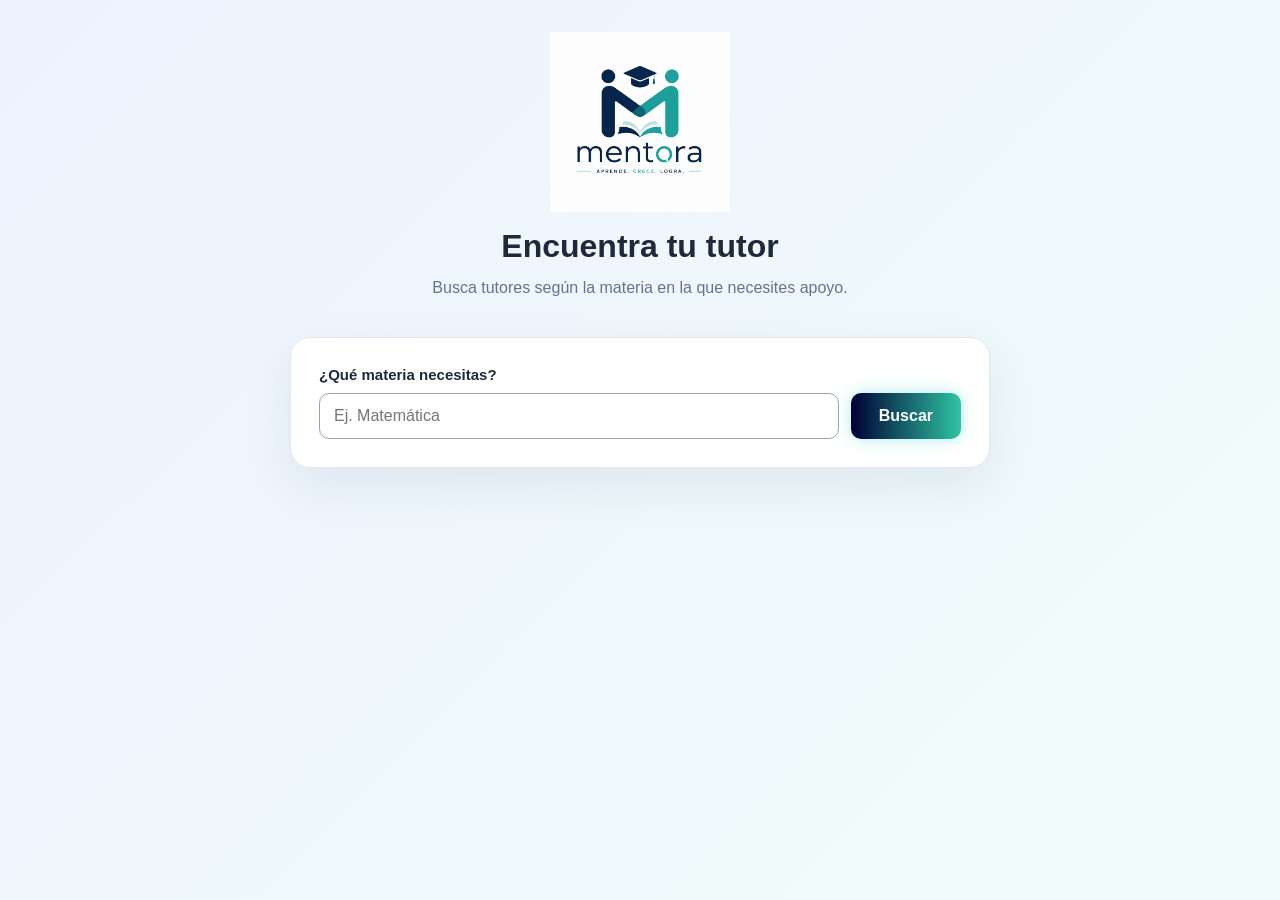
<file: demo/src/main/resources/static/buscartutores.html>
<!DOCTYPE html>
<html lang="es">
<head>
    <meta charset="UTF-8">
    <meta name="viewport" content="width=device-width, initial-scale=1.0">

    <title>Buscar tutores | Mentora</title>

    <link rel="stylesheet" href="csstutores.css">
</head>

<body>

    <main class="contenedor">

        <header class="encabezado">
            <img
                src="logomentora.png"
                alt="Mentora"
                class="logo"
            >

            <h1>Encuentra tu tutor</h1>

            <p>
                Busca tutores según la materia en la que necesites apoyo.
            </p>
        </header>

        <section class="busqueda">

            <form id="formBusqueda">

                <label for="materia">
                    ¿Qué materia necesitas?
                </label>

                <div class="barra-busqueda">

                    <input
                        type="text"
                        id="materia"
                        name="materia"
                        placeholder="Ej. Matemática"
                        required
                    >

                    <button type="submit">
                        Buscar
                    </button>

                </div>

            </form>

        </section>

        <p id="mensaje" class="mensaje"></p>

        <section
            id="resultados"
            class="resultados"
            aria-live="polite">
        </section>

    </main>

    <script>
        const formulario = document.getElementById("formBusqueda");
        const resultados = document.getElementById("resultados");
        const mensaje = document.getElementById("mensaje");

        formulario.addEventListener("submit", async function (evento) {

            evento.preventDefault();

            const materia =
                document.getElementById("materia").value.trim();

            if (!materia) {
                return;
            }

            resultados.innerHTML = "";
            mensaje.textContent = "Buscando tutores...";

            try {

                const respuesta = await fetch(
                    "/tutores/buscar?materia=" +
                    encodeURIComponent(materia)
                );

                if (!respuesta.ok) {
                    throw new Error("No fue posible realizar la búsqueda.");
                }

                const tutores = await respuesta.json();

                if (tutores.length === 0) {
                    mensaje.textContent =
                        "No se encontraron tutores para esta materia.";
                    return;
                }

                mensaje.textContent =
                    tutores.length +
                    (tutores.length === 1
                        ? " tutor encontrado"
                        : " tutores encontrados");

                tutores.forEach(function (tutor) {

                    const tarjeta = document.createElement("article");
                    tarjeta.className = "tarjeta-tutor";

                    const materias = Array.isArray(tutor.materias)
                        ? tutor.materias
                            .map(function (materia) {
                                return materia.nombre;
                            })
                            .join(", ")
                        : "Sin materias registradas";

                    tarjeta.innerHTML = `
                        <div class="avatar">
                            ${obtenerInicial(tutor.nombre)}
                        </div>

                        <div class="informacion-tutor">
                            <h2>${escaparHTML(tutor.nombre)}</h2>

                            <p class="experiencia">
                                ${escaparHTML(tutor.experiencia)}
                            </p>

                            <p>
                                <strong>Materias:</strong>
                                ${escaparHTML(materias)}
                            </p>

                            <p class="descripcion">
                                ${escaparHTML(
                                    tutor.descripcion ||
                                    "Sin descripción"
                                )}
                            </p>
                        </div>

                        <div class="precio">
                            <span>Precio</span>
                            <strong>Q${Number(tutor.precio).toFixed(2)}</strong>
                        </div>
                    `;

                    resultados.appendChild(tarjeta);
                });

            } catch (error) {

                mensaje.textContent =
                    "Ocurrió un error al buscar los tutores.";

                console.error(error);
            }
        });

        function obtenerInicial(nombre) {

            if (!nombre) {
                return "T";
            }

            return nombre.trim().charAt(0).toUpperCase();
        }

        function escaparHTML(valor) {

            const elemento = document.createElement("div");
            elemento.textContent = valor ?? "";

            return elemento.innerHTML;
        }
    </script>

</body>
</html>
</file>
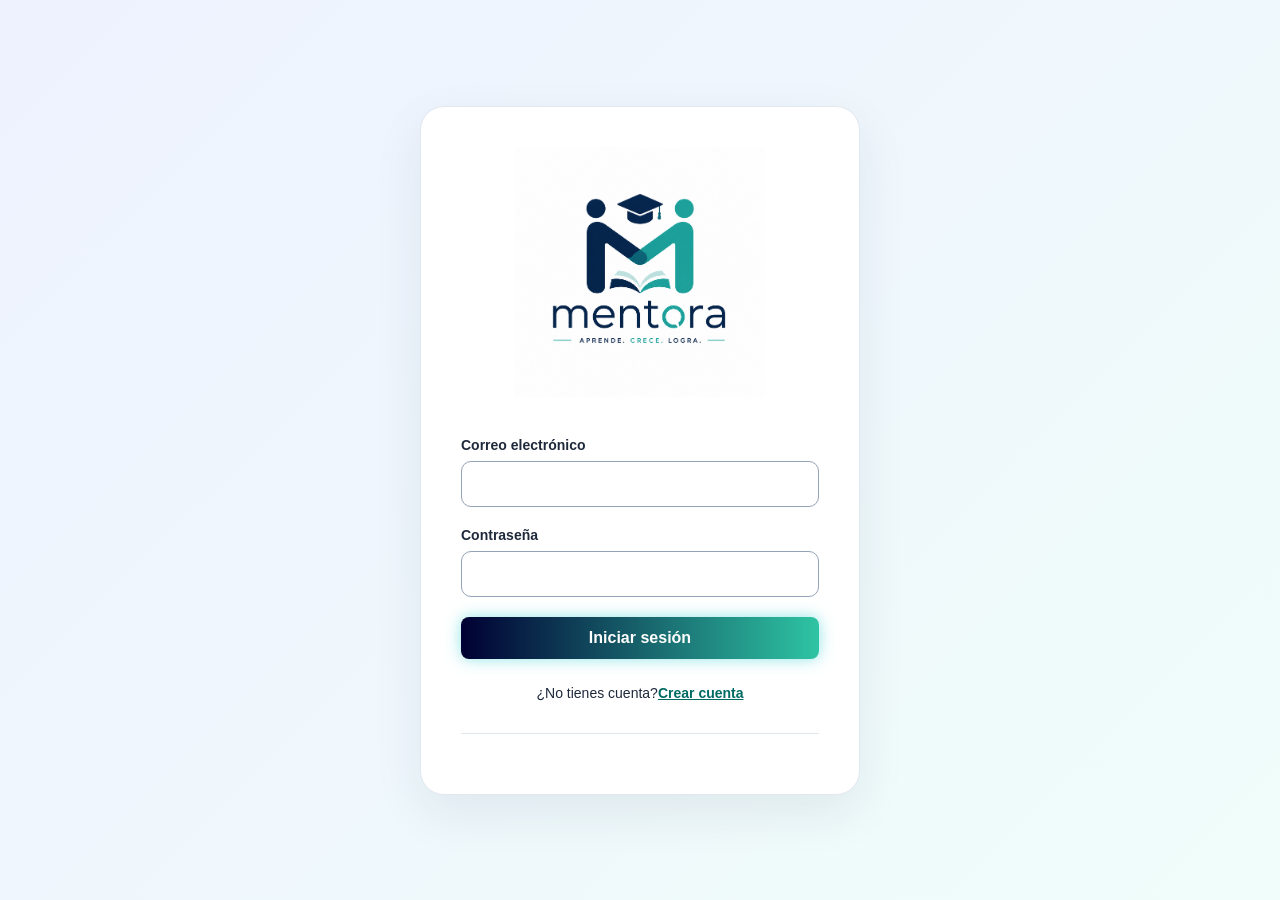
<file: demo/src/main/resources/static/iniciosesion.html>
<!DOCTYPE html>
<html lang="es">
<head>
    <meta charset="UTF-8">
    <meta name="viewport" content="width=device-width, initial-scale=1.0">

    <title>Mentora inicio de sesión</title>

    <link rel="stylesheet" href="cssiniciosesion.css">
</head>
<body>
    <main class="tarjeta">
        <header class="encabezado">
            <img src="logomentora.png" width="250" height="250">
        </header>

        <section aria-labelledby="titulo">
            

            <form action="/login" method="post">
                <div class="campo">
                    <label>Correo electrónico</label>
                    <input
                        type="email"
                        id="correo"
                        name="correo"
                        autocomplete="username"
                        required
                    >
                </div>

                <div class="campo">
                    <label>Contraseña</label>
                    <input
                        type="password"
                        id="contrasena"
                        name="contrasena"
                        autocomplete="current-password"
                        required
                    >
                </div>

                <button type="submit" class="difuminado">Iniciar sesión</button>
            </form>

            <p class="crear-cuenta">¿No tienes cuenta?<a href="registro.html">Crear cuenta</a></p>
        </section>

        <footer>
            
        </footer>
    </main>

</body>
</html>
</file>
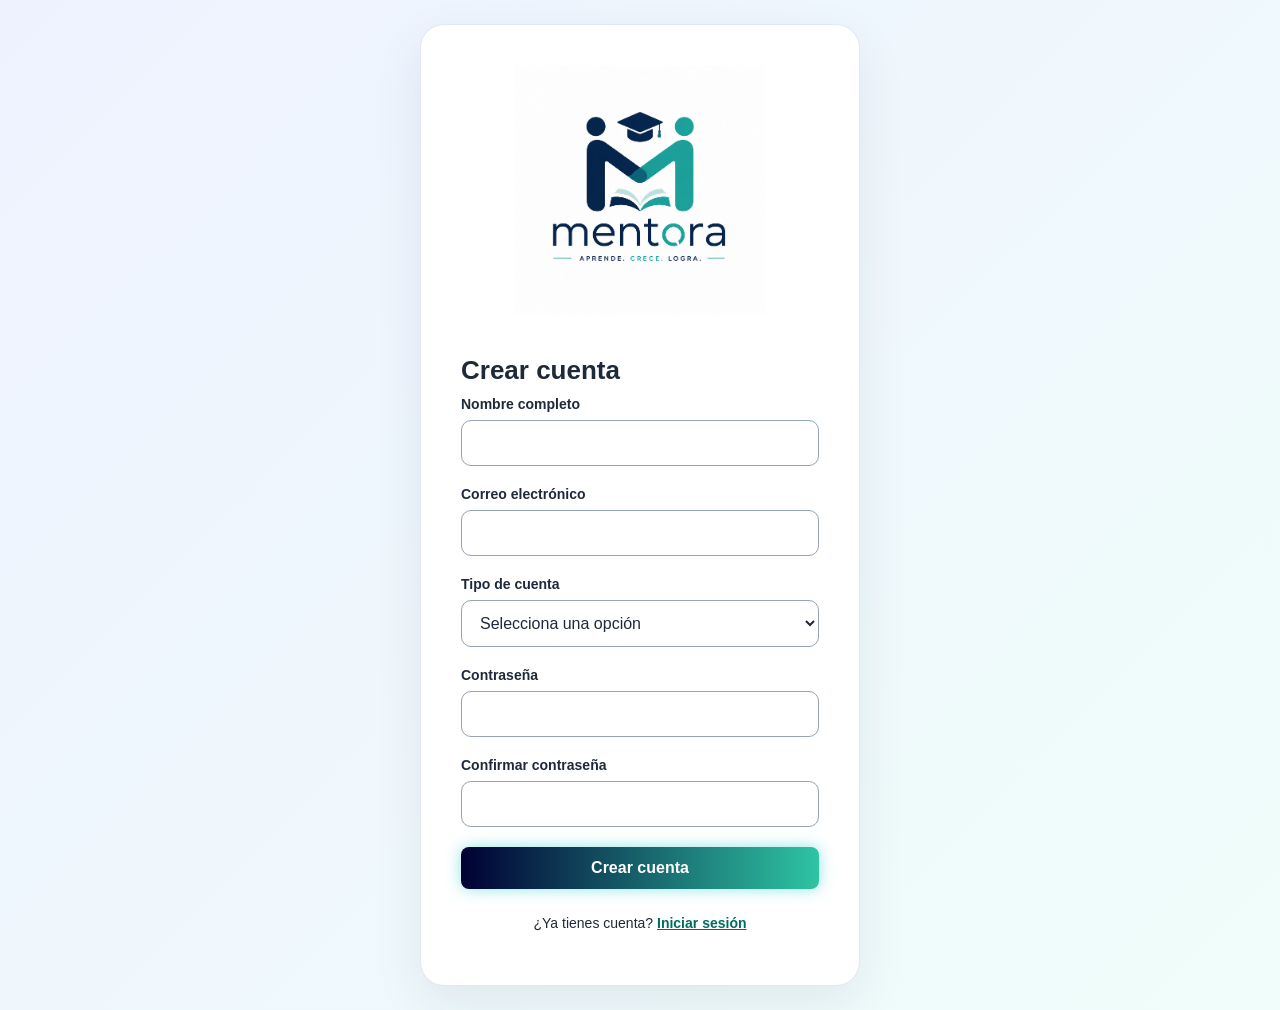
<file: demo/src/main/resources/static/registro.html>
<!DOCTYPE html>
<html lang="es">
<head>
    <meta charset="UTF-8">
    <meta name="viewport" content="width=device-width, initial-scale=1.0">

    <title>Crear cuenta | Mentora</title>

    <link rel="stylesheet" href="cssiniciosesion.css">
</head>
<body>
    <main class="tarjeta">
        <header class="encabezado">
            <img
                src="logomentora.png"
                alt="Mentora"
                width="250"
                height="250"
            >
        </header>

        <section aria-labelledby="titulo">
            <h1 id="titulo">Crear cuenta</h1>

            <form action="/registro" method="post">
                <div class="campo">
                    <label>Nombre completo</label>
                    <input
                        type="text"
                        id="nombre"
                        name="nombre"
                        autocomplete="name"
                        maxlength="100"
                        required
                    >
                </div>

                <div class="campo">
                    <label>Correo electrónico</label>
                    <input
                        type="email"
                        id="correo"
                        name="correo"
                        autocomplete="email"
                        maxlength="254"
                        required
                    >
                </div>

                <div class="campo">
                    <label>Tipo de cuenta</label>
                    <select id="tipoUsuario" name="tipoUsuario" required>
                        <option value="" disabled selected>
                            Selecciona una opción
                        </option>
                        <option value="ESTUDIANTE">Estudiante</option>
                        <option value="TUTOR">Tutor</option>
                    </select>
                </div>

                <div class="campo">
                    <label>Contraseña</label>
                    <input
                        type="password"
                        id="contrasena"
                        name="contrasena"
                        autocomplete="new-password"
                        minlength="8"
                        required
                    >
                </div>

                <div class="campo">
                    <label>
                        Confirmar contraseña
                    </label>
                    <input
                        type="password"
                        id="confirmarContrasena"
                        name="confirmarContrasena"
                        autocomplete="new-password"
                        minlength="8"
                        required
                    >
                </div>

                <button type="submit" class="difuminado">
                    Crear cuenta
                </button>
            </form>

            <p class="crear-cuenta">
                ¿Ya tienes cuenta?
                <a href="iniciosesion.html">Iniciar sesión</a>
            </p>
        </section>
    </main>
</body>
</html>
</file>
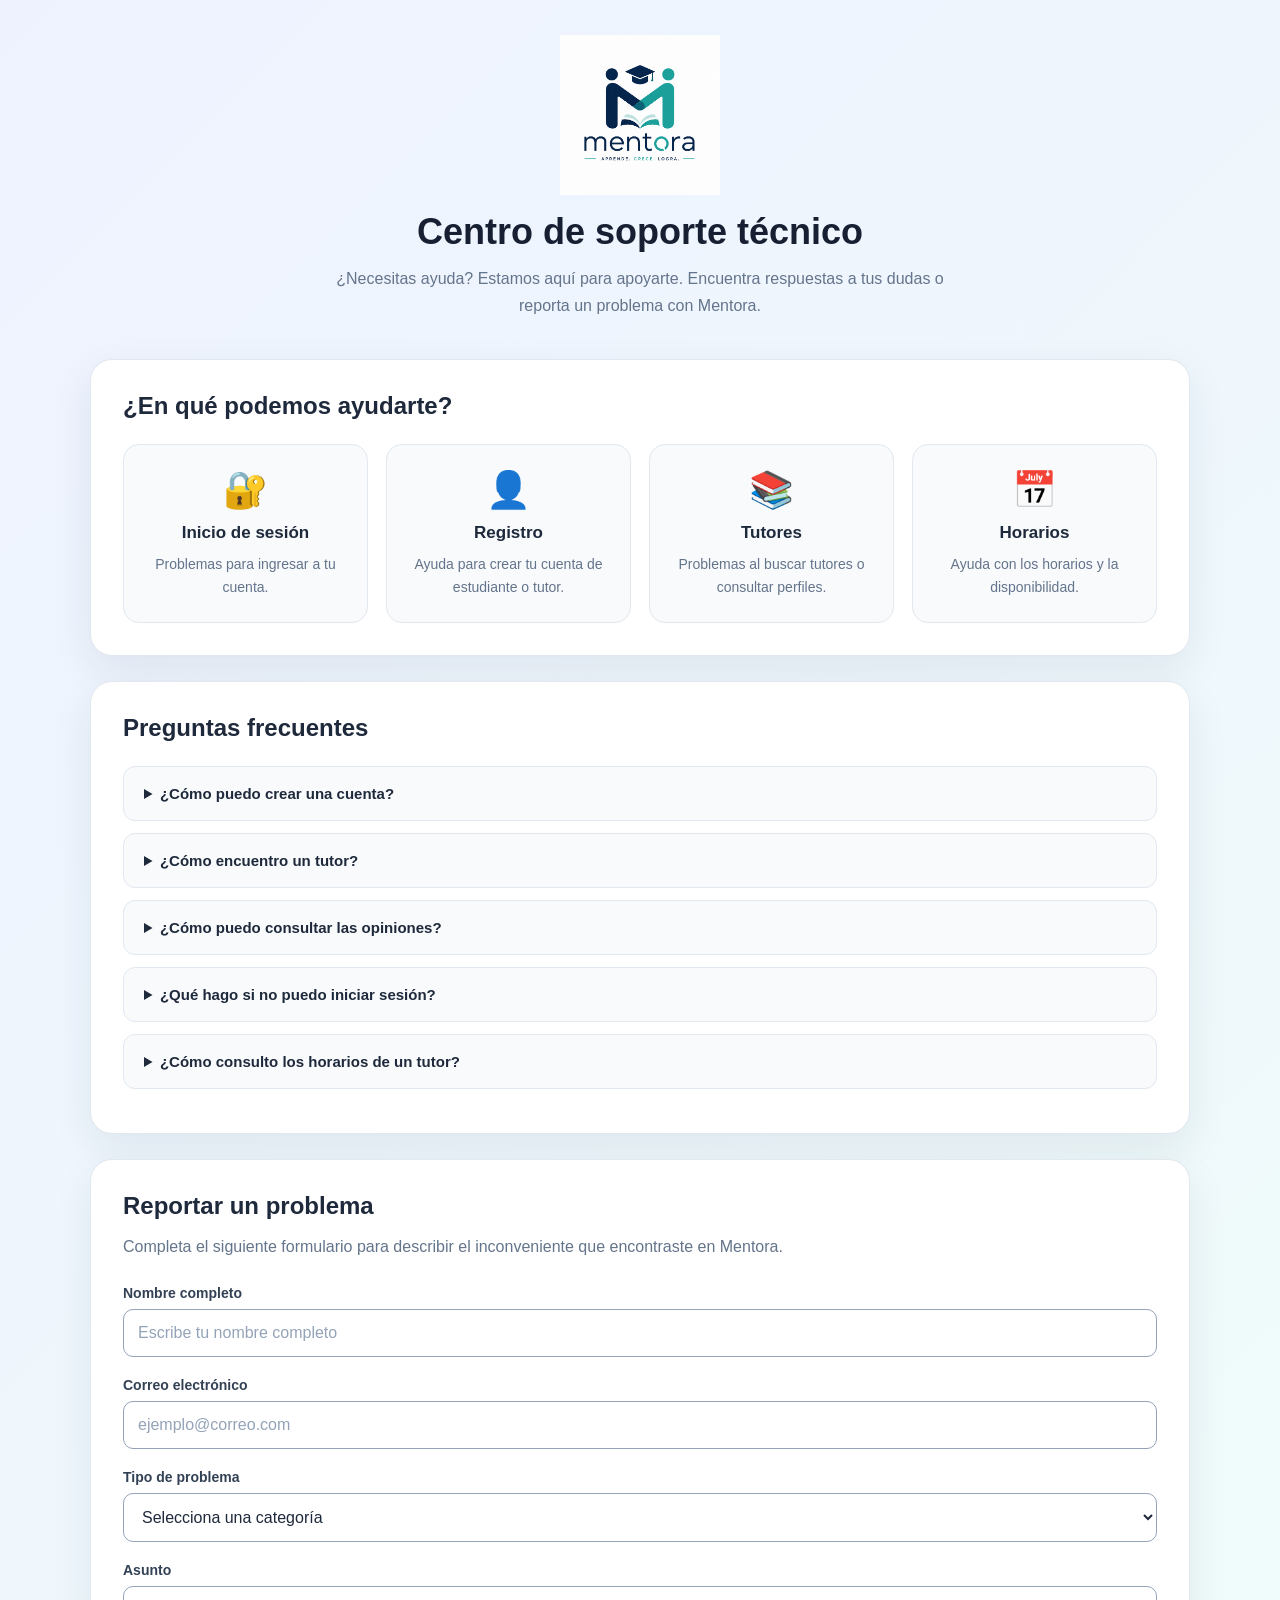
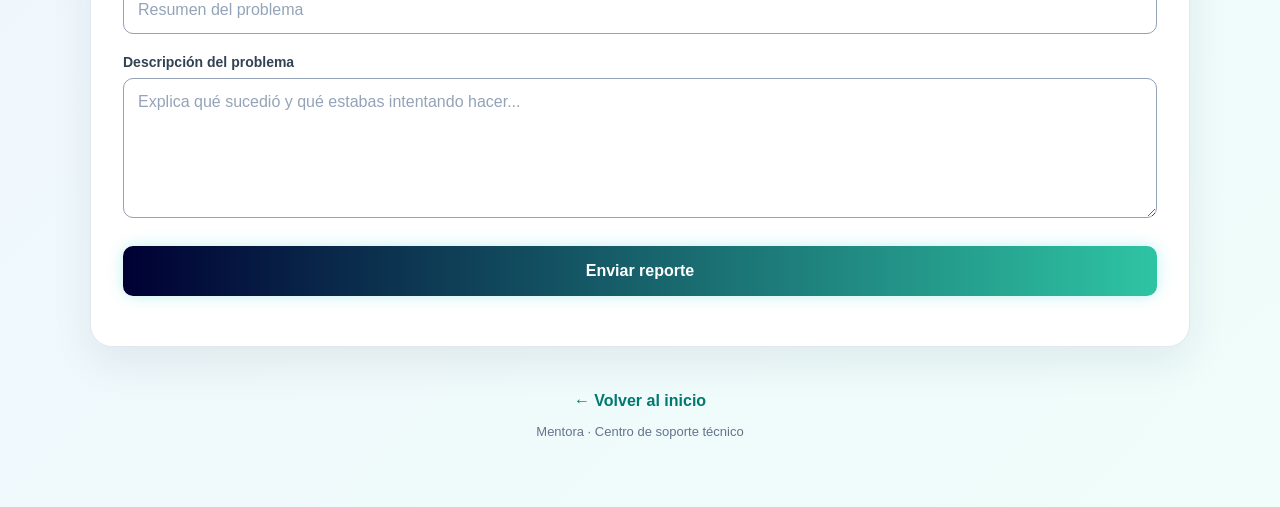
<file: demo/src/main/resources/static/soporte.html>
<!DOCTYPE html>
<html lang="es">

<head>
    <meta charset="UTF-8">
    <meta name="viewport"
          content="width=device-width, initial-scale=1.0">

    <title>Soporte técnico | Mentora</title>

    <link rel="stylesheet" href="csssoporte.css">
</head>

<body>

<main class="contenedor">

    <!-- ENCABEZADO -->

    <header class="encabezado">

        <img
            src="logomentora.png"
            alt="Logo de Mentora"
            class="logo"
        >

        <h1>Centro de soporte técnico</h1>

        <p>
            ¿Necesitas ayuda? Estamos aquí para apoyarte.
            Encuentra respuestas a tus dudas o reporta
            un problema con Mentora.
        </p>

    </header>


    <!-- CATEGORÍAS DE AYUDA -->

    <section class="panel">

        <h2>¿En qué podemos ayudarte?</h2>

        <div class="categorias">

            <article class="categoria">
                <span>🔐</span>
                <h3>Inicio de sesión</h3>
                <p>
                    Problemas para ingresar a tu cuenta.
                </p>
            </article>

            <article class="categoria">
                <span>👤</span>
                <h3>Registro</h3>
                <p>
                    Ayuda para crear tu cuenta
                    de estudiante o tutor.
                </p>
            </article>

            <article class="categoria">
                <span>📚</span>
                <h3>Tutores</h3>
                <p>
                    Problemas al buscar tutores
                    o consultar perfiles.
                </p>
            </article>

            <article class="categoria">
                <span>📅</span>
                <h3>Horarios</h3>
                <p>
                    Ayuda con los horarios
                    y la disponibilidad.
                </p>
            </article>

        </div>

    </section>


    <!-- PREGUNTAS FRECUENTES -->

    <section class="panel">

        <h2>Preguntas frecuentes</h2>

        <details>
            <summary>
                ¿Cómo puedo crear una cuenta?
            </summary>

            <p>
                Ingresa a la página de registro,
                completa tus datos personales y
                selecciona si deseas registrarte
                como estudiante o tutor.
            </p>
        </details>

        <details>
            <summary>
                ¿Cómo encuentro un tutor?
            </summary>

            <p>
                Ingresa a la búsqueda de tutores
                y escribe la materia en la que
                necesitas apoyo académico.

                El sistema mostrará los tutores
                disponibles para esa materia.
            </p>
        </details>

        <details>
            <summary>
                ¿Cómo puedo consultar las opiniones?
            </summary>

            <p>
                Desde la búsqueda de tutores
                puedes acceder a sus opiniones
                y consultar las valoraciones
                realizadas por otros estudiantes.
            </p>
        </details>

        <details>
            <summary>
                ¿Qué hago si no puedo iniciar sesión?
            </summary>

            <p>
                Verifica que tu correo electrónico
                y contraseña sean correctos.

                Si el problema continúa,
                utiliza el formulario de soporte
                técnico para reportarlo.
            </p>
        </details>

        <details>
            <summary>
                ¿Cómo consulto los horarios de un tutor?
            </summary>

            <p>
                Revisa el perfil del tutor
                para consultar los horarios
                y la disponibilidad que
                haya registrado.
            </p>
        </details>

    </section>


    <!-- FORMULARIO DE SOPORTE -->

    <section class="panel">

        <h2>Reportar un problema</h2>

        <p class="subtitulo">
            Completa el siguiente formulario
            para describir el inconveniente
            que encontraste en Mentora.
        </p>

        <form id="formSoporte">

            <!-- NOMBRE -->

            <label for="nombre">
                Nombre completo
            </label>

            <input
                type="text"
                id="nombre"
                name="nombre"
                maxlength="100"
                placeholder="Escribe tu nombre completo"
                required
            >


            <!-- CORREO -->

            <label for="correo">
                Correo electrónico
            </label>

            <input
                type="email"
                id="correo"
                name="correo"
                maxlength="254"
                placeholder="ejemplo@correo.com"
                required
            >


            <!-- CATEGORÍA -->

            <label for="categoria">
                Tipo de problema
            </label>

            <select
                id="categoria"
                name="categoria"
                required
            >

                <option value="">
                    Selecciona una categoría
                </option>

                <option value="INICIO_SESION">
                    Inicio de sesión
                </option>

                <option value="REGISTRO">
                    Registro
                </option>

                <option value="TUTORES">
                    Búsqueda de tutores
                </option>

                <option value="HORARIOS">
                    Horarios
                </option>

                <option value="OPINIONES">
                    Opiniones y valoraciones
                </option>

                <option value="OTRO">
                    Otro problema
                </option>

            </select>


            <!-- ASUNTO -->

            <label for="asunto">
                Asunto
            </label>

            <input
                type="text"
                id="asunto"
                name="asunto"
                maxlength="150"
                placeholder="Resumen del problema"
                required
            >


            <!-- DESCRIPCIÓN -->

            <label for="descripcion">
                Descripción del problema
            </label>

            <textarea
                id="descripcion"
                name="descripcion"
                rows="6"
                maxlength="2000"
                placeholder="Explica qué sucedió y qué estabas intentando hacer..."
                required
            ></textarea>


            <!-- BOTÓN -->

            <button
                type="submit"
                class="boton-principal"
            >
                Enviar reporte
            </button>

        </form>


        <!-- MENSAJES DEL SISTEMA -->

        <p
            id="mensajeFormulario"
            role="status"
            aria-live="polite"
        ></p>

    </section>


    <!-- PIE DE PÁGINA -->

    <footer>

        <a href="index.html">
            ← Volver al inicio
        </a>

        <p>
            Mentora · Centro de soporte técnico
        </p>

    </footer>

</main>


<!-- CONEXIÓN CON SPRING BOOT -->

<script>

const formulario = document.getElementById("formSoporte");

const mensaje = document.getElementById("mensajeFormulario");

const boton = formulario.querySelector(
    "button[type='submit']"
);


formulario.addEventListener(
    "submit",
    async function(evento) {

        evento.preventDefault();

        mensaje.textContent = "";
        mensaje.className = "";


        // OBTENER DATOS DEL FORMULARIO

        const datos = {

            nombre: document.getElementById("nombre")
                .value.trim(),

            correo: document.getElementById("correo")
                .value.trim(),

            categoria: document.getElementById("categoria")
                .value,

            asunto: document.getElementById("asunto")
                .value.trim(),

            descripcion: document.getElementById("descripcion")
                .value.trim()

        };


        // VALIDAR CAMPOS

        if (
            !datos.nombre ||
            !datos.correo ||
            !datos.categoria ||
            !datos.asunto ||
            !datos.descripcion
        ) {

            mensaje.textContent =
                "Por favor, completa todos los campos.";

            mensaje.className = "error";

            return;
        }


        // DESACTIVAR BOTÓN DURANTE EL ENVÍO

        boton.disabled = true;

        boton.textContent = "Enviando reporte...";


        try {

            // ENVIAR DATOS AL BACKEND

            const respuesta = await fetch(
                "/api/soporte",
                {

                    method: "POST",

                    headers: {
                        "Content-Type": "application/json"
                    },

                    body: JSON.stringify(datos)

                }
            );


            // LEER RESPUESTA DEL SERVIDOR

            const resultado = await respuesta.json();


            // COMPROBAR ERRORES

            if (!respuesta.ok) {

                throw new Error(
                    resultado.error ||
                    "No se pudo registrar el reporte."
                );

            }


            // MOSTRAR CONFIRMACIÓN

            mensaje.textContent =
                "¡Reporte enviado correctamente! " +
                "Tu número de seguimiento es #" +
                resultado.id +
                ". Estado: " +
                resultado.estado;


            mensaje.className = "aviso";


            // LIMPIAR FORMULARIO

            formulario.reset();


        } catch (error) {

            // MOSTRAR ERROR

            mensaje.textContent =
                "Error: " + error.message;

            mensaje.className = "error";


        } finally {

            // REACTIVAR BOTÓN

            boton.disabled = false;

            boton.textContent = "Enviar reporte";

        }

    }
);

</script>

</body>
</html>
</file>
<file: demo/src/main/resources/static/csstutores.css>
* {
    box-sizing: border-box;
}

body {
    margin: 0;
    min-height: 100vh;
    padding: 32px 24px;
    font-family: Arial, Helvetica, sans-serif;
    color: #1e293b;
    background: linear-gradient(135deg, #eef2ff, #f0fdfa);
}

.contenedor {
    width: 100%;
    max-width: 1000px;
    margin: 0 auto;
}

.encabezado {
    text-align: center;
    margin-bottom: 36px;
}

.logo {
    width: 180px;
    height: auto;
    margin-bottom: 12px;
}

.encabezado h1 {
    margin: 0 0 10px;
    font-size: 32px;
    color: #1e293b;
}

.encabezado p {
    margin: 0;
    color: #64748b;
    font-size: 16px;
    line-height: 1.6;
}

.busqueda {
    width: 100%;
    max-width: 700px;
    margin: 0 auto 24px;
    padding: 28px;
    background: #ffffff;
    border: 1px solid #e2e8f0;
    border-radius: 20px;
    box-shadow: 0 18px 50px rgba(30, 41, 59, 0.08);
}

.busqueda label {
    display: block;
    margin-bottom: 10px;
    font-size: 15px;
    font-weight: 700;
}

.barra-busqueda {
    display: flex;
    gap: 12px;
}

.barra-busqueda input {
    flex: 1;
    min-width: 0;
    padding: 13px 14px;
    border: 1px solid #94a3b8;
    border-radius: 10px;
    font: inherit;
    color: #1e293b;
    background: #ffffff;
}

.barra-busqueda input:focus {
    border-color: #4f46e5;
    outline: 3px solid #e0e7ff;
}

.barra-busqueda button {
    padding: 13px 28px;
    border: none;
    border-radius: 10px;
    color: #ffffff;
    font: inherit;
    font-weight: 700;
    cursor: pointer;
    background: linear-gradient(to right, #000033, #2ec4a3);
    box-shadow: 0 0 15px rgba(83, 212, 216, 0.45);
}

.barra-busqueda button:hover {
    opacity: 0.9;
}

.barra-busqueda button:focus-visible {
    outline: 3px solid #0f766e;
    outline-offset: 4px;
}

.mensaje {
    min-height: 24px;
    margin: 20px 0;
    text-align: center;
    color: #475569;
    font-size: 14px;
    font-weight: 600;
}

.resultados {
    display: grid;
    gap: 18px;
}

.tarjeta-tutor {
    display: grid;
    grid-template-columns: 70px 1fr auto;
    gap: 22px;
    align-items: center;

    padding: 24px;

    background: #ffffff;
    border: 1px solid #e2e8f0;
    border-radius: 18px;

    box-shadow: 0 10px 30px rgba(30, 41, 59, 0.07);
}

.avatar {
    width: 64px;
    height: 64px;

    display: flex;
    align-items: center;
    justify-content: center;

    border-radius: 50%;

    color: #ffffff;
    font-size: 25px;
    font-weight: 800;

    background: linear-gradient(135deg, #000033, #2ec4a3);
}

.informacion-tutor h2 {
    margin: 0 0 6px;
    font-size: 21px;
    color: #1e293b;
}

.informacion-tutor p {
    margin: 5px 0;
    color: #64748b;
    line-height: 1.5;
}

.informacion-tutor strong {
    color: #1e293b;
}

.experiencia {
    color: #0f766e !important;
    font-weight: 700;
}

.descripcion {
    margin-top: 10px !important;
}

.precio {
    min-width: 110px;
    padding-left: 20px;

    text-align: right;

    border-left: 1px solid #e2e8f0;
}

.precio span {
    display: block;
    margin-bottom: 5px;

    color: #64748b;
    font-size: 13px;
}

.precio strong {
    color: #0f766e;
    font-size: 22px;
}

@media (max-width: 700px) {

    body {
        padding: 24px 16px;
    }

    .encabezado h1 {
        font-size: 27px;
    }

    .busqueda {
        padding: 22px;
    }

    .barra-busqueda {
        flex-direction: column;
    }

    .barra-busqueda button {
        width: 100%;
    }

    .tarjeta-tutor {
        grid-template-columns: 56px 1fr;
        gap: 16px;
    }

    .avatar {
        width: 54px;
        height: 54px;
        font-size: 21px;
    }

    .precio {
        grid-column: 1 / -1;

        padding: 14px 0 0;

        text-align: left;

        border-left: none;
        border-top: 1px solid #e2e8f0;
    }
}
</file>
<file: demo/src/main/resources/static/cssiniciosesion.css>
* {
    box-sizing: border-box;
}

body {
    margin: 0;
    min-height: 100vh;
    display: grid;
    place-items: center;
    padding: 24px;
    font-family: Arial, Helvetica, sans-serif;
    color: #1e293b;
    background: linear-gradient(135deg, #eef2ff, #f0fdfa);
}

.tarjeta {
    width: 100%;
    max-width: 440px;
    padding: 40px;
    background: #ffffff;
    border: 1px solid #e2e8f0;
    border-radius: 24px;
    box-shadow: 0 18px 50px rgba(30, 41, 59, 0.08);
}

.encabezado {
    margin-bottom: 36px;
    text-align: center;
}

.marca {
    color: #1100ce;
    font-size: 36px;
    font-weight: 800;
    text-decoration: none;
}

.marca span {
    color: #0f766e;
}

.encabezado p,
.descripcion,
footer {
    color: #64748b;
    line-height: 1.6;
}

.encabezado p {
    margin: 8px 0 0;
}

h1 {
    margin: 0 0 10px;
    font-size: 26px;
}

.descripcion {
    margin: 0 0 28px;
}

.campo {
    margin-bottom: 20px;
}

label {
    display: block;
    margin-bottom: 8px;
    font-size: 14px;
    font-weight: 600;
}

input {
    width: 100%;
    padding: 13px 14px;
    border: 1px solid #94a3b8;
    border-radius: 10px;
    font: inherit;
    color: #1e293b;
    background: #ffffff;
}

input:focus {
    border-color: #4f46e5;
    outline: 3px solid #e0e7ff;
}

button {
    width: 100%;
    padding: 14px;
    border: none;
    border-radius: 10px;
    background: #4338ca;
    color: #ffffff;
    font: inherit;
    font-weight: 700;
    cursor: pointer;
}
.difuminado {
    background-color: #ffffff;
    color: rgb(255, 254, 254);
    
    padding: 12px 24px;
    border: none;
    border-radius: 8px;
    cursor: pointer;
    background: linear-gradient(to right, #000033, #2ec4a3);

    box-shadow: 0 0 15px rgba(83, 212, 216, 0.63);
}

button:hover {
    background: #e4e1e1d3;
}

a:focus-visible,
button:focus-visible {
    outline: 3px solid #0f766e;
    outline-offset: 4px;
}

.mensaje {
    margin: 14px 0 0;
    color: #475569;
    font-size: 14px;
    line-height: 1.5;
}

.mensaje:empty {
    display: none;
}

.crear-cuenta {
    margin-top: 26px;
    text-align: center;
    font-size: 14px;
}

.crear-cuenta a {
    color: #006b62;
    font-weight: 700;
}

footer {
    margin-top: 32px;
    padding-top: 20px;
    border-top: 1px solid #e2e8f0;
    text-align: center;
    font-size: 12px;
}

@media (max-width: 480px) {
    .tarjeta {
        padding: 28px 22px;
    }

    h1 {
        font-size: 23px;
    }
}

select {
    width: 100%;
    padding: 13px 14px;
    border: 1px solid #94a3b8;
    border-radius: 10px;
    font: inherit;
    color: #1e293b;
    background: #ffffff;
}

select:focus {
    border-color: #4f46e5;
    outline: 3px solid #e0e7ff;
}
</file>
<file: demo/src/main/resources/static/csssoporte.css>
/* ESTILOS GENERALES */

* {
    box-sizing: border-box;
}

body {
    margin: 0;
    padding: 35px 20px;
    min-height: 100vh;
    font-family: Arial, Helvetica, sans-serif;
    color: #1e293b;
    background: linear-gradient(135deg, #eef2ff, #f0fdfa);
}

.contenedor {
    width: 100%;
    max-width: 1100px;
    margin: 0 auto;
}

/* ENCABEZADO */

.encabezado {
    text-align: center;
    margin-bottom: 40px;
}

.logo {
    width: 160px;
    height: 160px;
    object-fit: contain;
}

.encabezado h1 {
    margin: 12px 0;
    font-size: 36px;
    color: #172033;
}

.encabezado p {
    max-width: 650px;
    margin: 0 auto;
    color: #64748b;
    font-size: 16px;
    line-height: 1.7;
}

/* PANELES */

.panel {
    padding: 32px;
    margin-bottom: 25px;
    background: #ffffff;
    border: 1px solid #e2e8f0;
    border-radius: 22px;
    box-shadow: 0 15px 40px rgba(30, 41, 59, 0.08);
}

.panel h2 {
    margin: 0 0 24px;
    font-size: 24px;
    color: #1e293b;
}

/* CATEGORIAS */

.categorias {
    display: grid;
    grid-template-columns: repeat(4, 1fr);
    gap: 18px;
}

.categoria {
    padding: 24px 16px;
    text-align: center;
    background: #f8fafc;
    border: 1px solid #e2e8f0;
    border-radius: 16px;
    transition: transform 0.2s ease,
                box-shadow 0.2s ease;
}

.categoria:hover {
    transform: translateY(-4px);
    box-shadow: 0 8px 20px rgba(30, 41, 59, 0.1);
}

.categoria span {
    display: block;
    margin-bottom: 12px;
    font-size: 36px;
}

.categoria h3 {
    margin: 0 0 10px;
    font-size: 17px;
    color: #1e293b;
}

.categoria p {
    margin: 0;
    color: #64748b;
    font-size: 14px;
    line-height: 1.6;
}

/* PREGUNTAS FRECUENTES */

details {
    margin-bottom: 12px;
    padding: 18px 20px;
    background: #f8fafc;
    border: 1px solid #e2e8f0;
    border-radius: 12px;
}

details[open] {
    border-color: #2ec4a3;
    background: #f0fdfa;
}

summary {
    cursor: pointer;
    font-size: 15px;
    font-weight: 700;
    color: #1e293b;
}

summary:hover {
    color: #0f766e;
}

details p {
    margin: 14px 0 0;
    color: #64748b;
    line-height: 1.7;
}

/* FORMULARIO */

.subtitulo {
    margin: -10px 0 25px;
    color: #64748b;
    line-height: 1.6;
}

label {
    display: block;
    margin: 20px 0 8px;
    font-size: 14px;
    font-weight: 700;
    color: #334155;
}

input,
select,
textarea {
    display: block;
    width: 100%;
    padding: 14px;
    font: inherit;
    color: #1e293b;
    background: #ffffff;
    border: 1px solid #94a3b8;
    border-radius: 10px;
}

textarea {
    min-height: 140px;
    resize: vertical;
}

input:focus,
select:focus,
textarea:focus {
    outline: 3px solid #e0e7ff;
    border-color: #4f46e5;
}

input::placeholder,
textarea::placeholder {
    color: #94a3b8;
}

/* BOTON PRINCIPAL */

.boton-principal {
    display: block;
    width: 100%;
    margin-top: 28px;
    padding: 16px 24px;
    border: none;
    border-radius: 10px;
    background: linear-gradient(to right, #000033, #2ec4a3);
    color: #ffffff;
    font: inherit;
    font-size: 16px;
    font-weight: 700;
    cursor: pointer;
    box-shadow: 0 0 15px rgba(83, 212, 216, 0.35);
    transition: transform 0.2s ease,
                opacity 0.2s ease;
}

.boton-principal:hover {
    transform: translateY(-2px);
    opacity: 0.95;
}

.boton-principal:focus-visible {
    outline: 3px solid #0f766e;
    outline-offset: 4px;
}

.boton-principal:disabled {
    opacity: 0.6;
    cursor: not-allowed;
}

/* MENSAJES */

#mensajeFormulario {
    margin-top: 18px;
    font-size: 14px;
    font-weight: 700;
}

.aviso {
    color: #047857;
}

.error {
    color: #b91c1c;
}

/* PIE DE PAGINA */

footer {
    padding: 20px;
    text-align: center;
}

footer a {
    color: #00796f;
    font-weight: 700;
    text-decoration: none;
}

footer a:hover {
    text-decoration: underline;
}

footer p {
    margin-top: 14px;
    color: #64748b;
    font-size: 13px;
}

/* DISEÑO RESPONSIVO */

@media (max-width: 850px) {

    .categorias {
        grid-template-columns: repeat(2, 1fr);
    }

    .encabezado h1 {
        font-size: 30px;
    }
}

@media (max-width: 550px) {

    body {
        padding: 22px 14px;
    }

    .panel {
        padding: 22px;
    }

    .categorias {
        grid-template-columns: 1fr;
    }

    .encabezado h1 {
        font-size: 27px;
    }

    .logo {
        width: 130px;
        height: 130px;
    }
}
</file>
